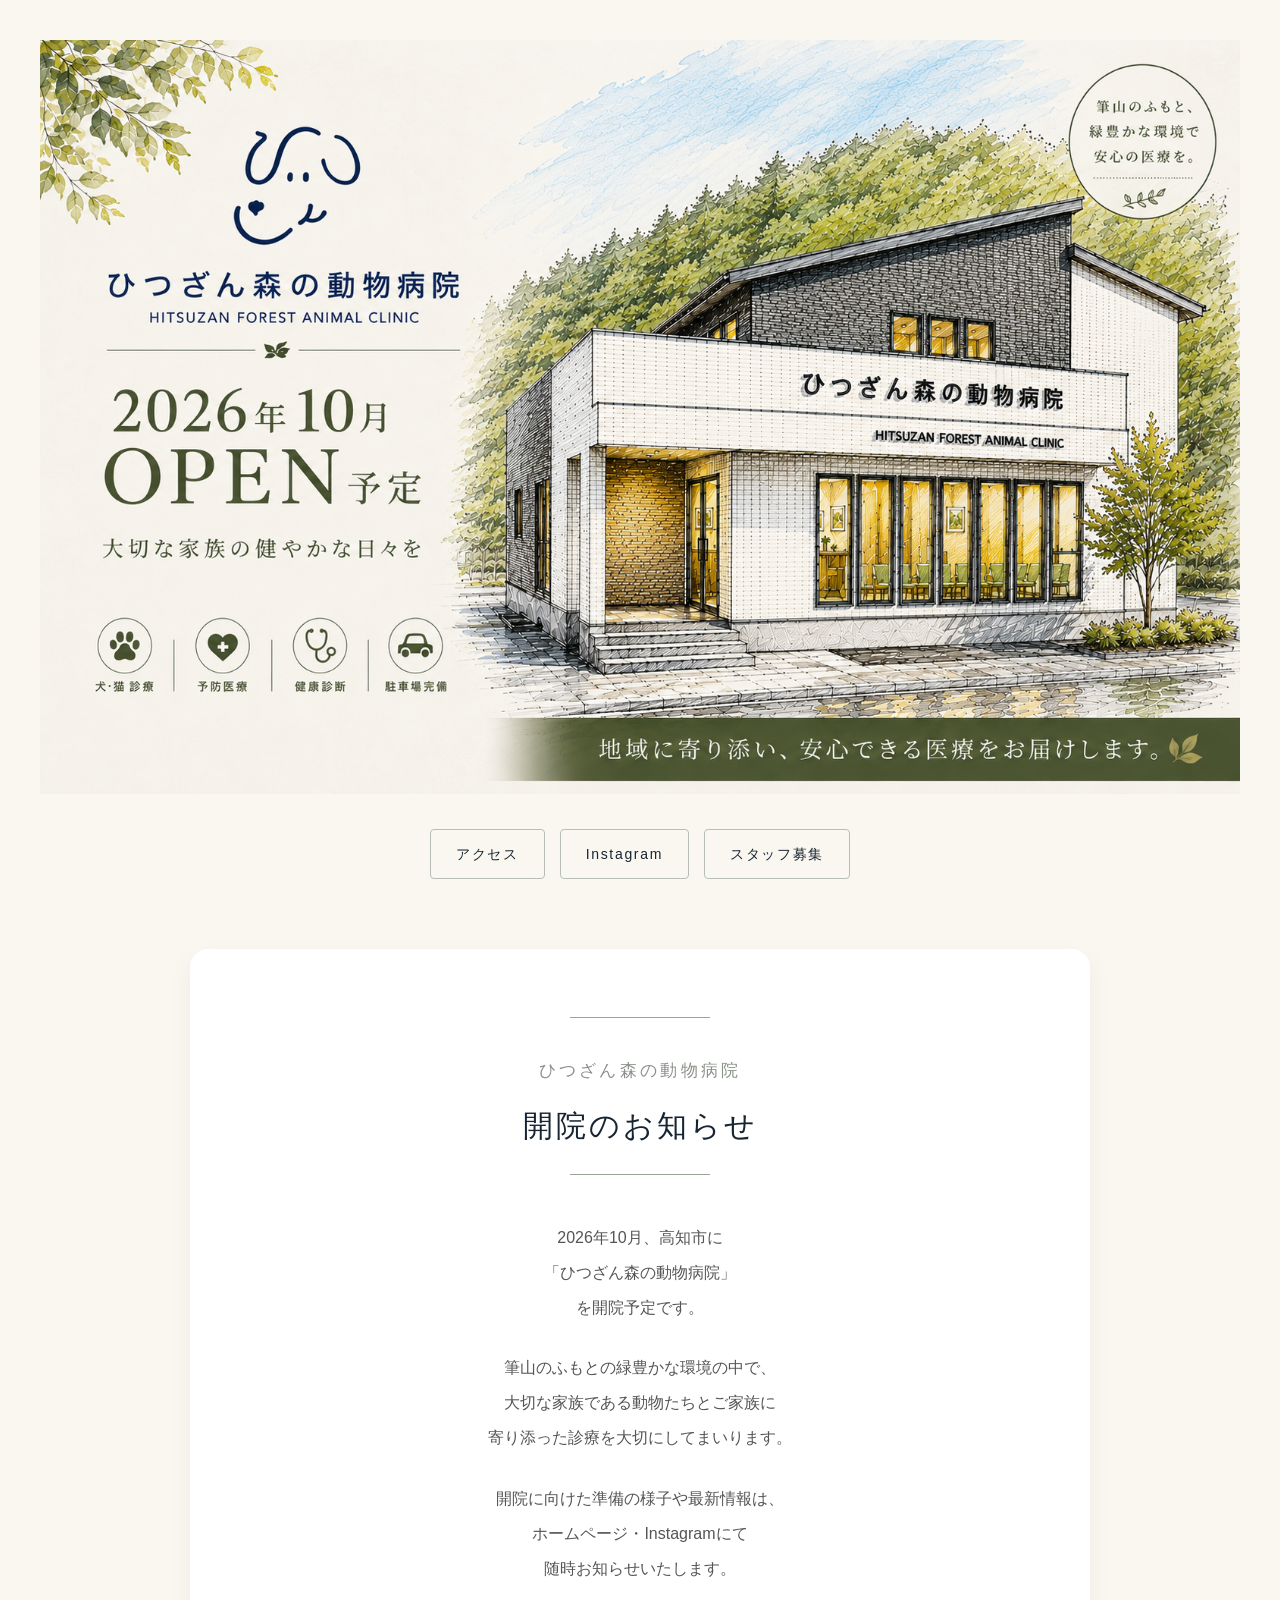
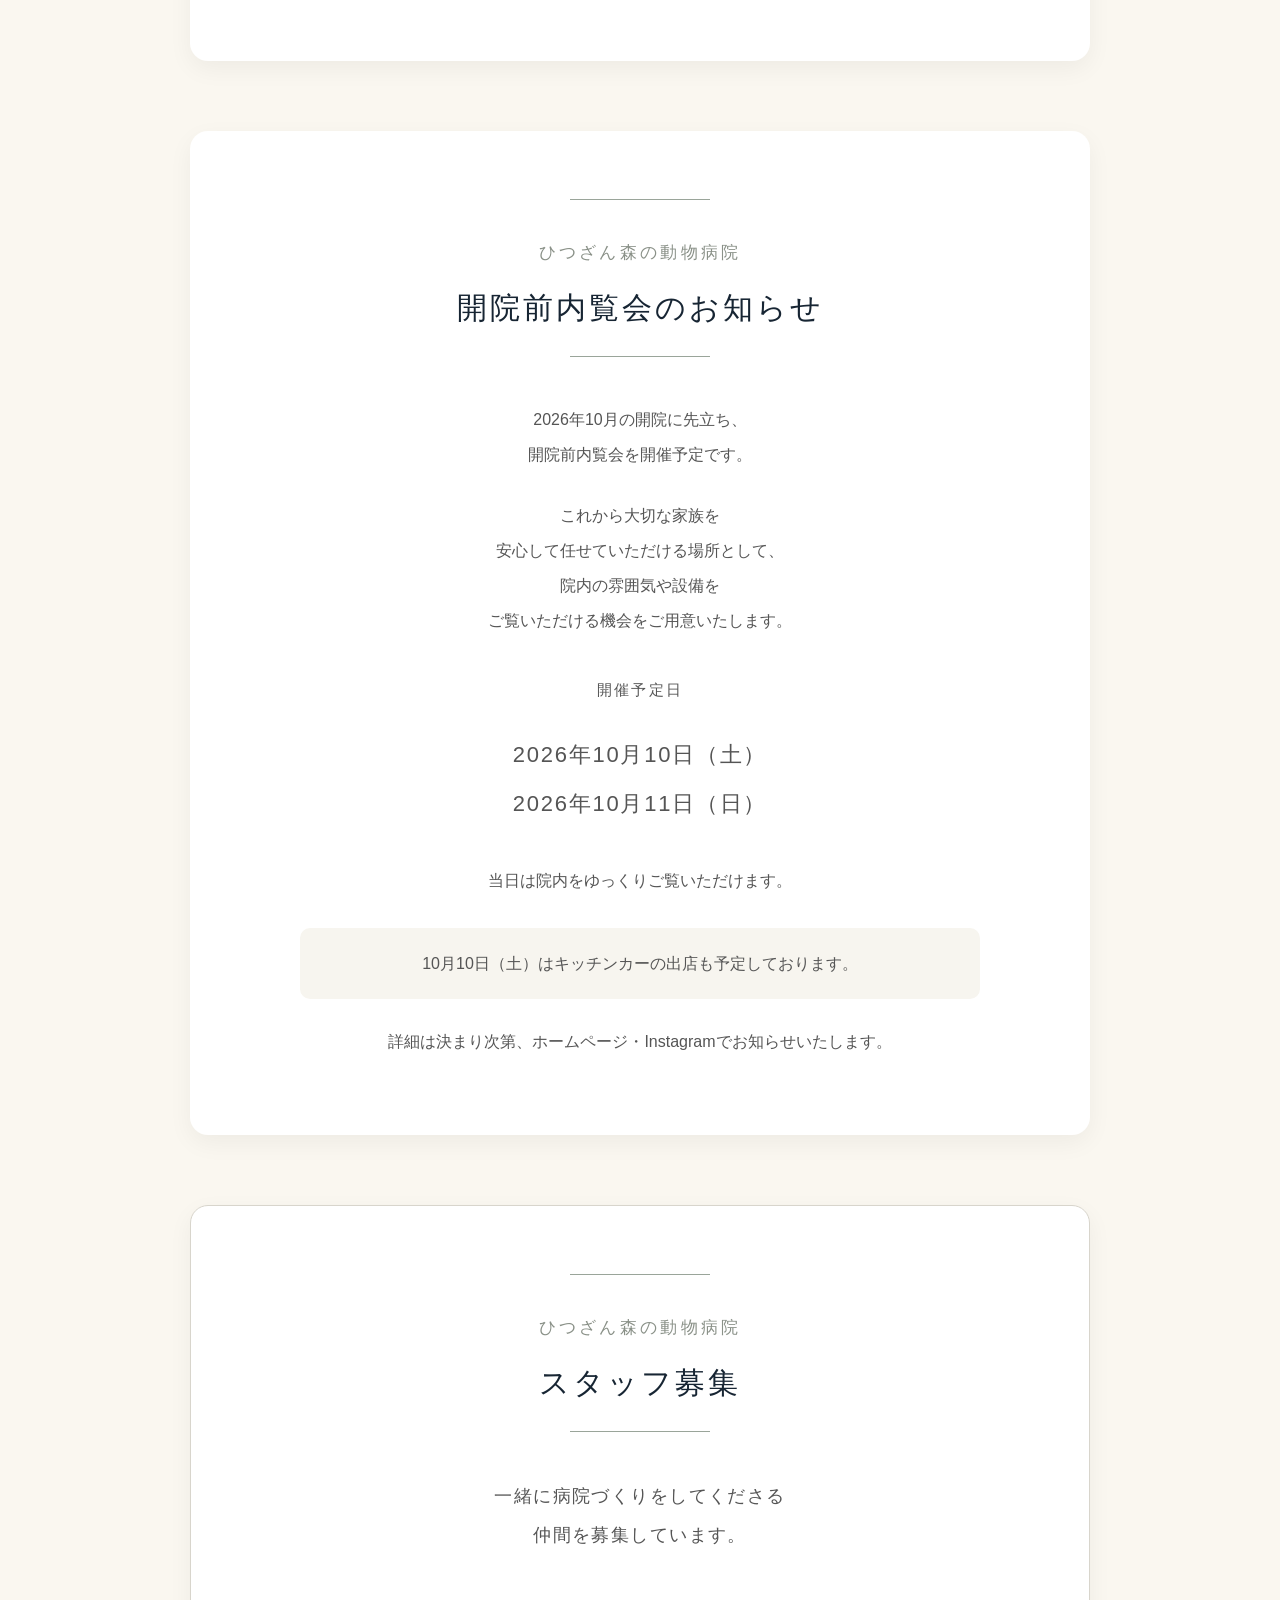
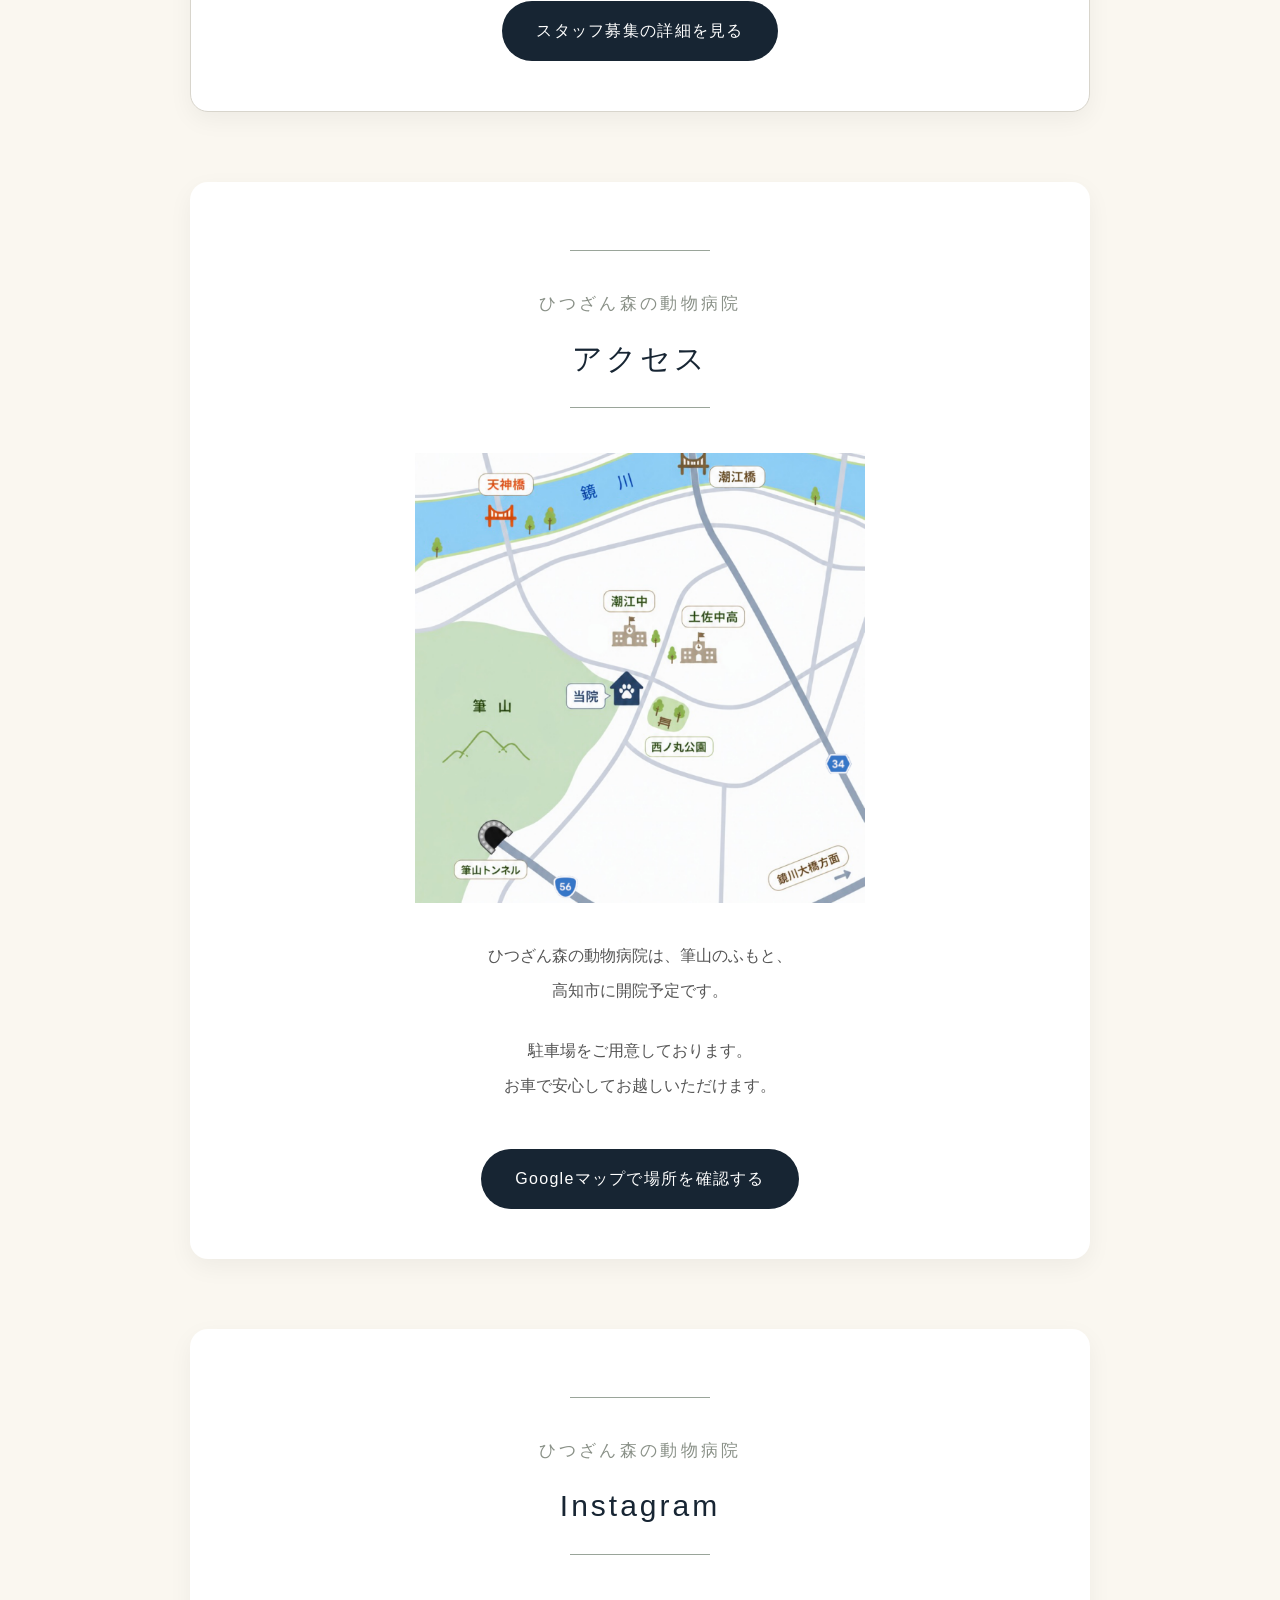
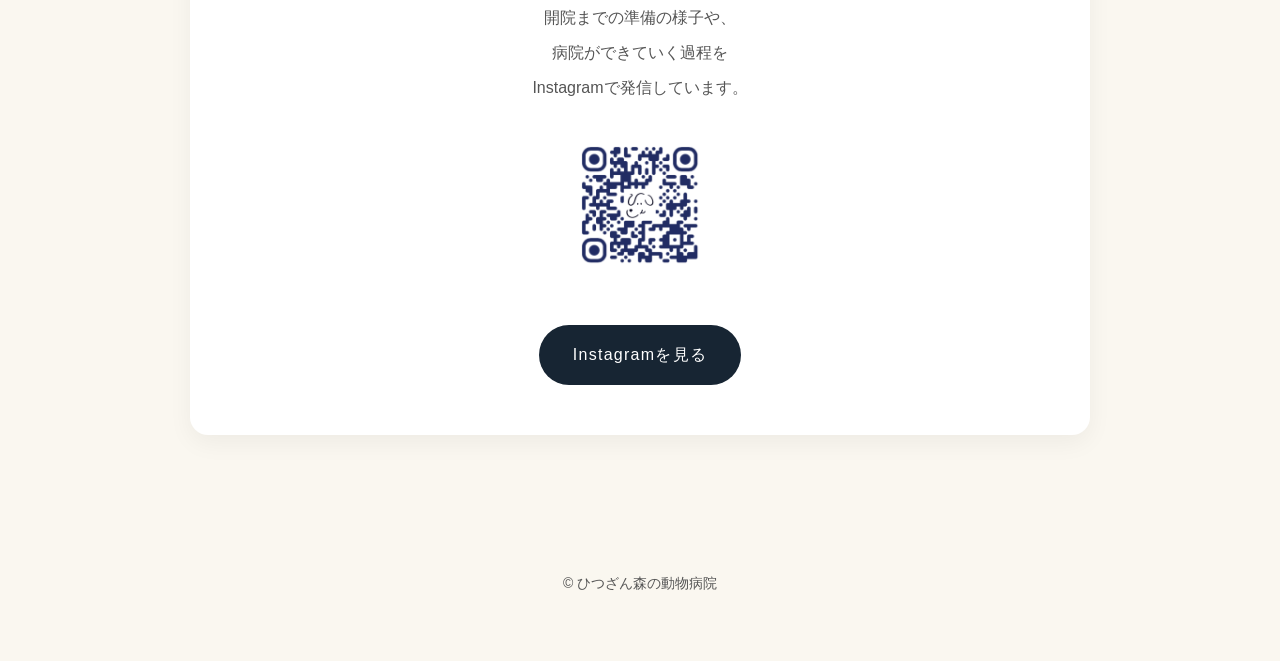
<file: index.html>
<!DOCTYPE html>
<html lang="ja">

<head>

<meta charset="UTF-8">

<meta name="viewport" content="width=device-width, initial-scale=1.0">


<title>
ひつざん森の動物病院｜高知市の動物病院｜2026年10月開院予定
</title>

<link rel="canonical" href="https://hitsuzanmorino.com/">

<!-- Google tag (gtag.js) -->
<script async src="https://www.googletagmanager.com/gtag/js?id=G-Y7RP22H5C7"></script>
<script>
  window.dataLayer = window.dataLayer || [];
  function gtag(){dataLayer.push(arguments);}
  gtag('js', new Date());

  gtag('config', 'G-Y7RP22H5C7');
</script>
<link rel="stylesheet" href="style.css">
<link rel="icon" href="images/favicon.png">
<link rel="apple-touch-icon" href="images/apple-touch-icon.png">
<link rel="manifest" href="manifest.json">
<meta property="og:title" content="ひつざん森の動物病院｜2026年10月開院予定">

<meta property="og:description" content="筆山のふもとの緑豊かな環境の中で、大切な家族である動物たちとご家族に寄り添った診療を大切にしてまいります。">

<meta property="og:image" content="images/ogp.jpg">

<meta property="og:type" content="website">

<meta property="og:locale" content="ja_JP">
</head>



<body>



<!-- トップ画像 -->

<header class="hero">

<picture>

<source media="(max-width:768px)" srcset="images/hero-sp.jpg">

<img src="images/hero-pc.jpg" alt="ひつざん森の動物病院">

</picture>

</header>

<!-- クイックリンク -->

<div class="quick-links">

<a href="#access">

アクセス

</a>

<a href="#instagram">

Instagram

</a>


<a href="recruit.html">

スタッフ募集

</a>


</div>




<!-- 開院のお知らせ -->


<section class="section">


<h2>

<span class="clinic-name">
ひつざん森の動物病院
</span>

<br>

開院のお知らせ

</h2>



<p class="center-text">

2026年10月、高知市に<br>
「ひつざん森の動物病院」<br>
を開院予定です。

</p>


<p class="center-text">

筆山のふもとの緑豊かな環境の中で、<br>
大切な家族である動物たちとご家族に<br>
寄り添った診療を大切にしてまいります。

</p>


<p class="center-text">
開院に向けた準備の様子や最新情報は、<br>
ホームページ・Instagramにて<br>
随時お知らせいたします。
</p>


</section>








<!-- 内覧会 -->


<section class="section">


<h2>

<span class="clinic-name">
ひつざん森の動物病院
</span>

<br>

開院前内覧会のお知らせ

</h2>



<p class="center-text">

2026年10月の開院に先立ち、<br>
開院前内覧会を開催予定です。

</p>


<p class="center-text">

これから大切な家族を<br>
安心して任せていただける場所として、<br>
院内の雰囲気や設備を<br>
ご覧いただける機会をご用意いたします。

</p>



<div class="event-date">

<p class="date-title">
開催予定日
</p>

<p class="date">

2026年10月10日（土）

<br>

2026年10月11日（日）

</p>

</div>



<p class="center-text">
当日は院内をゆっくりご覧いただけます。
</p>



<p class="event-note">
10月10日（土）はキッチンカーの出店も予定しております。
</p>



<p class="center-text">
詳細は決まり次第、ホームページ・Instagramでお知らせいたします。
</p>


</section>









<!-- スタッフ募集 -->


<section class="section recruit" id="recruit">


<h2>

<span class="clinic-name">
ひつざん森の動物病院
</span>

<br>

スタッフ募集

</h2>



<p class="recruit-message">

一緒に病院づくりをしてくださる<br>
仲間を募集しています。

</p>



<a href="recruit.html" class="button">

スタッフ募集の詳細を見る

</a>


</section>







<!-- アクセス -->


<section class="section access" id="access">

<h2>

<span class="clinic-name">
ひつざん森の動物病院
</span>

<br>

アクセス

</h2>



<div class="access-map">

<img src="images/map.png" alt="ひつざん森の動物病院アクセス">

</div>



<p class="access-text">

ひつざん森の動物病院は、筆山のふもと、<br>
高知市に開院予定です。

</p>



<p class="parking-text">

駐車場をご用意しております。<br>
お車で安心してお越しいただけます。

</p>


<div class="access-button">

<a href="https://maps.app.goo.gl/efNn99AG3ouHoB1z9?g_st=ic" target="_blank" class="button">

Googleマップで場所を確認する

</a>

</div>



</section>









<!-- Instagram -->


<section class="section instagram" id="instagram">


<h2>

<span class="clinic-name">
ひつざん森の動物病院
</span>

<br>

Instagram

</h2>



<p class="instagram-text">

開院までの準備の様子や、<br>
病院ができていく過程を<br>
Instagramで発信しています。

</p>



<div class="instagram-qr">

<img src="images/instagram-qr.png" alt="ひつざん森の動物病院 Instagram">

</div>



<a href="https://www.instagram.com/hitsuzan.forest.ac/" target="_blank" class="button">

Instagramを見る

</a>



</section>









<footer>


<p>
© ひつざん森の動物病院
</p>


</footer>



</body>


</html>
</file>
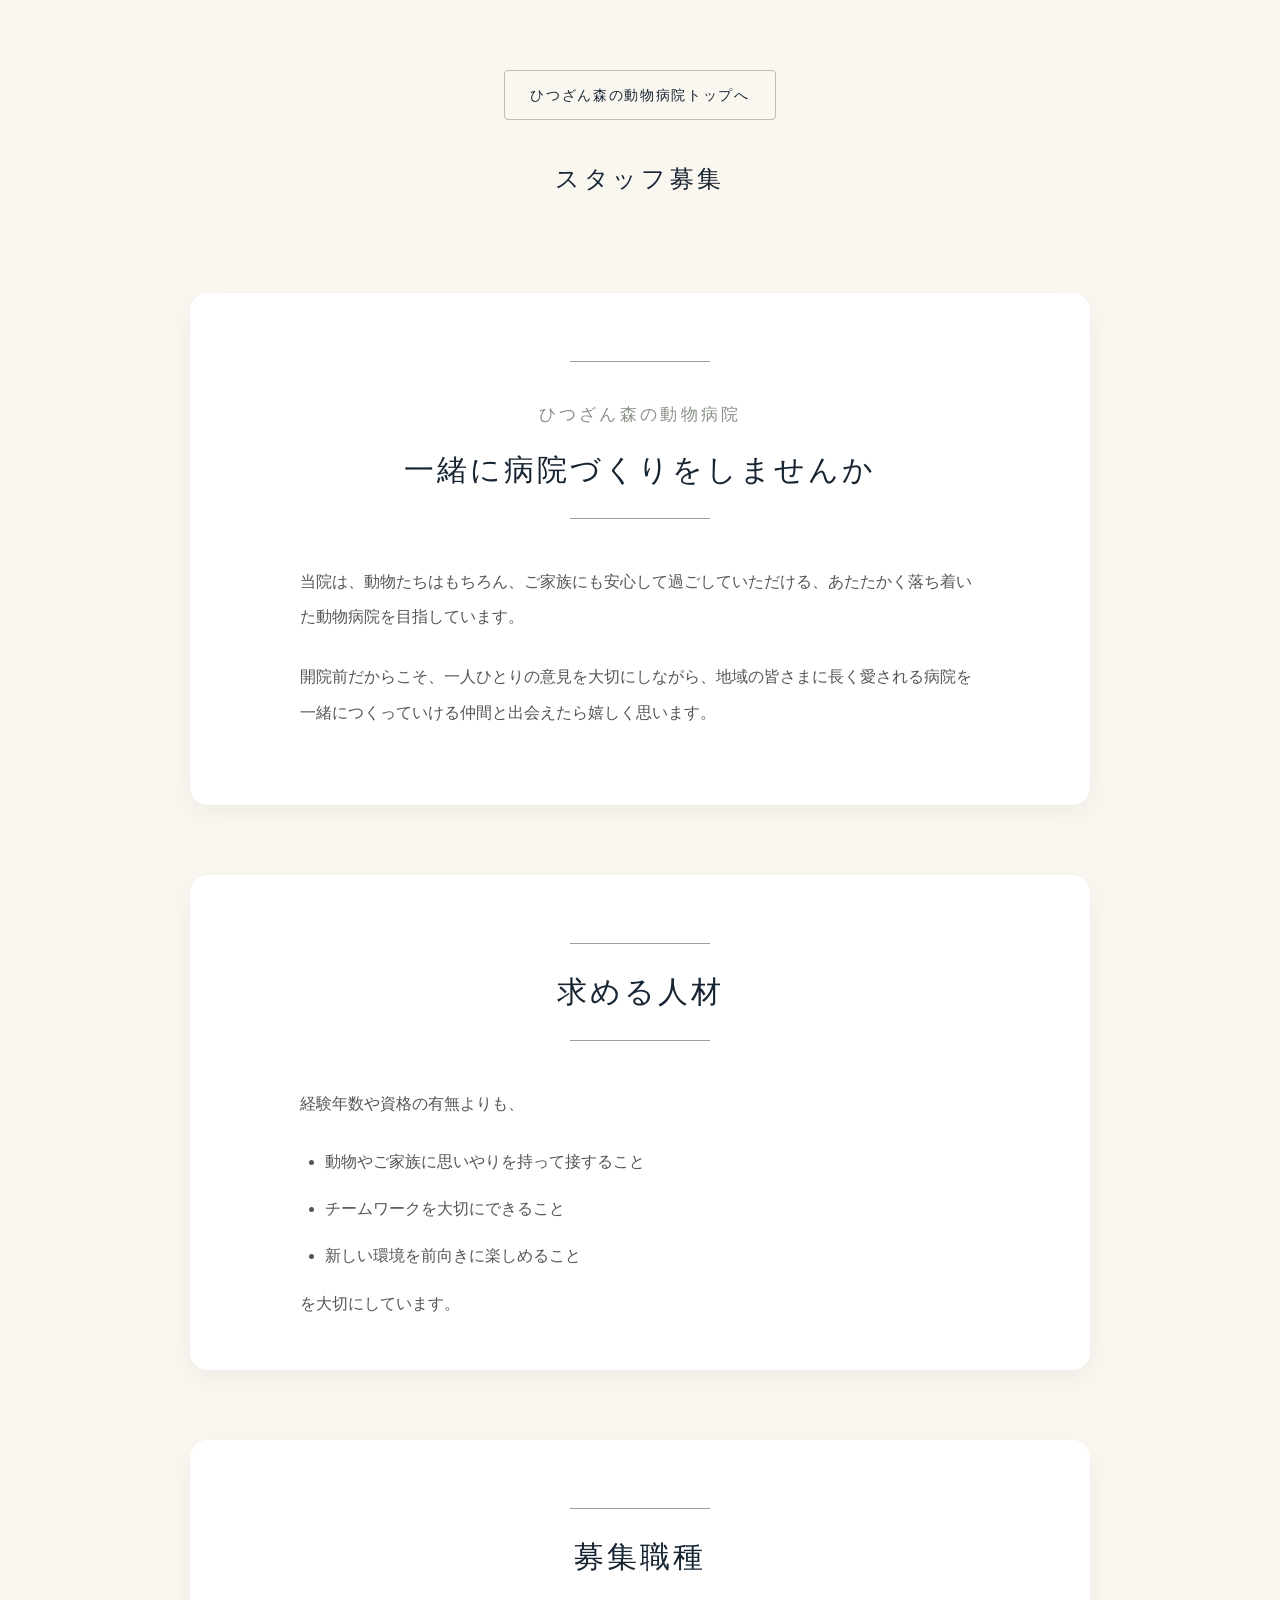
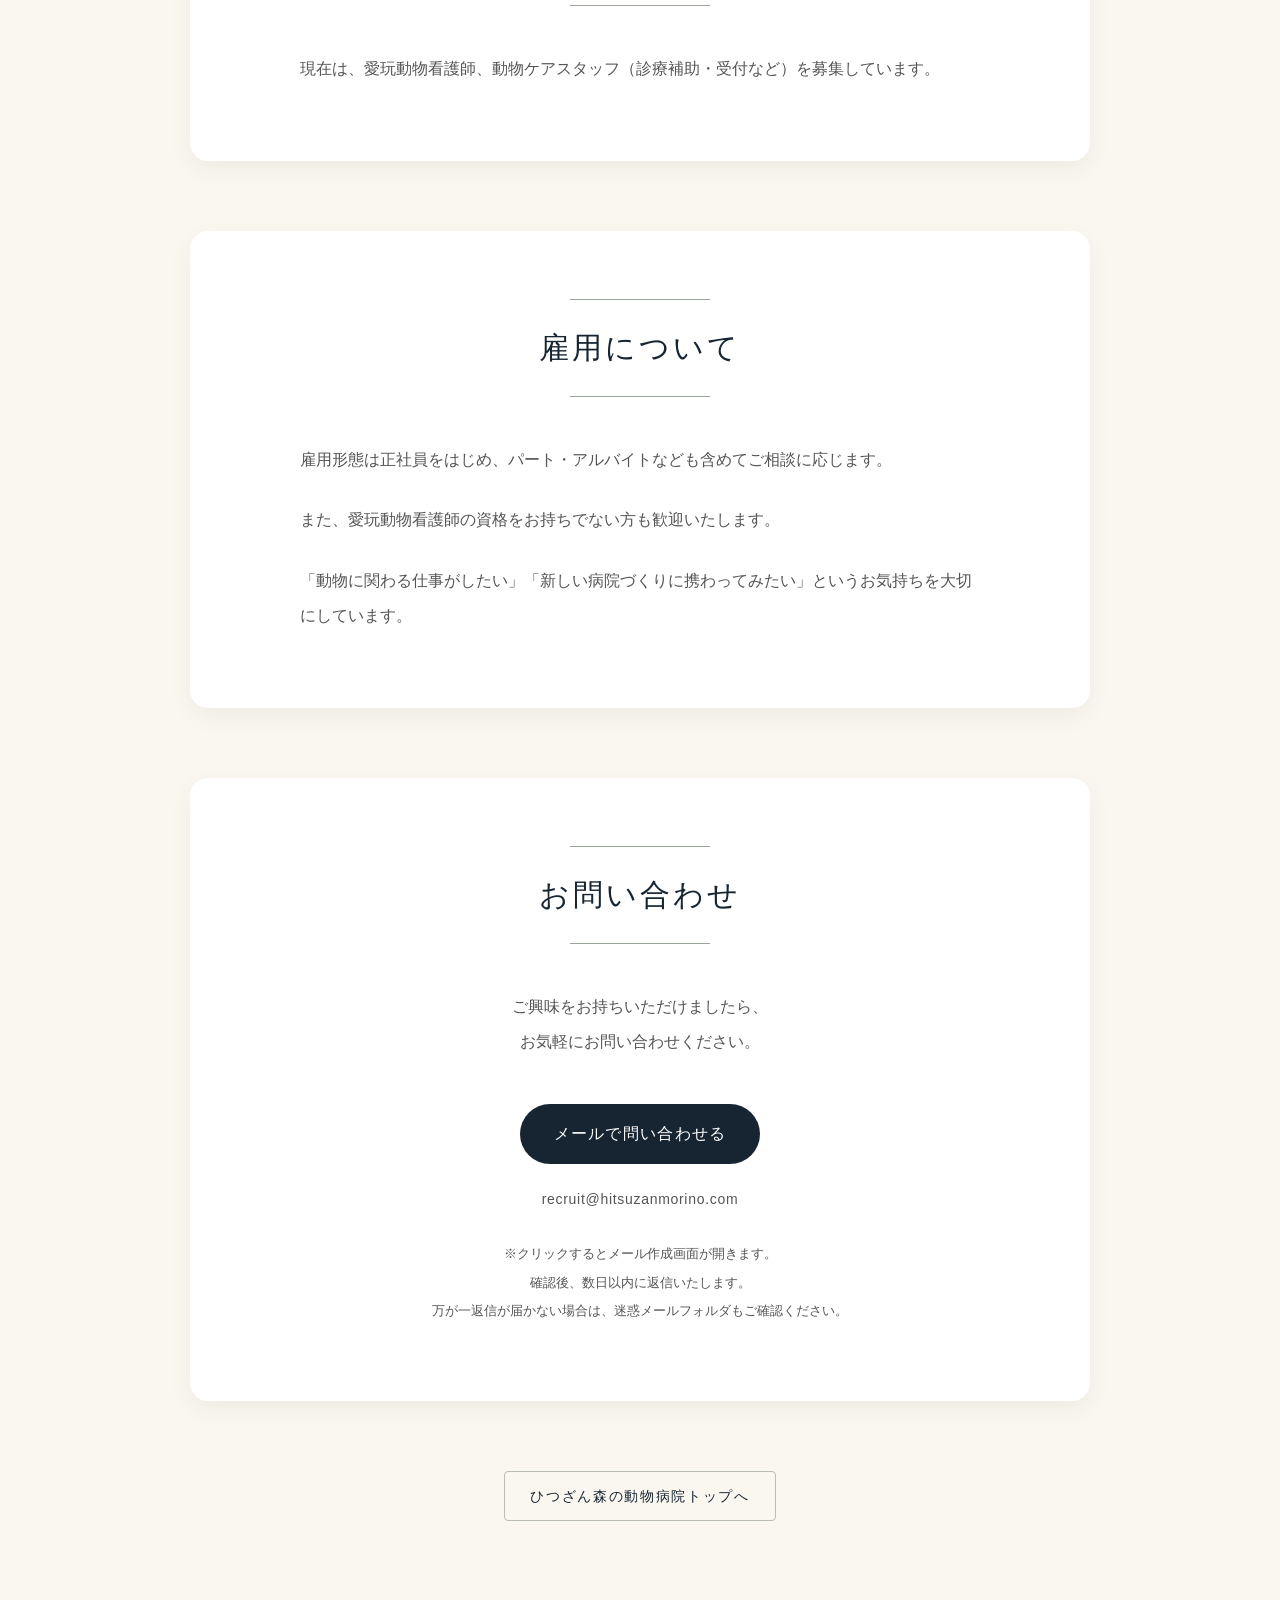
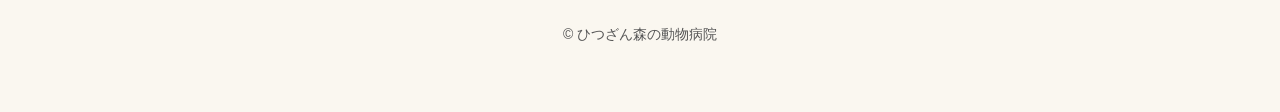
<file: recruit.html>
<!DOCTYPE html>
<html lang="ja">


<head>

<meta charset="UTF-8">

<meta name="viewport" content="width=device-width, initial-scale=1.0">


<title>
スタッフ募集｜ひつざん森の動物病院
</title>

<link rel="canonical" href="https://hitsuzanmorino.com/recruit.html">


<!-- Google tag (gtag.js) -->
<script async src="https://www.googletagmanager.com/gtag/js?id=G-Y7RP22H5C7"></script>
<script>
  window.dataLayer = window.dataLayer || [];
  function gtag(){dataLayer.push(arguments);}
  gtag('js', new Date());

  gtag('config', 'G-Y7RP22H5C7');
</script>
<link rel="stylesheet" href="style.css">
<link rel="icon" href="images/favicon.png">
<link rel="apple-touch-icon" href="images/apple-touch-icon.png">
<link rel="manifest" href="manifest.json">
</head>



<body>



<header class="recruit-header">

<div class="back-home">
<a href="index.html">
ひつざん森の動物病院トップへ
</a>
</div>


<h1>

スタッフ募集

</h1>


</header>







<section class="section recruit-intro">


<h2>

<span class="clinic-name">
ひつざん森の動物病院
</span>

<br>

一緒に病院づくりを<span class="sp-only"><br></span>しませんか

</h2>




<div class="recruit-body">


<p>
当院は、動物たちはもちろん、ご家族にも安心して過ごしていただける、あたたかく落ち着いた動物病院を目指しています。
</p>



<p>
開院前だからこそ、一人ひとりの意見を大切にしながら、地域の皆さまに長く愛される病院を一緒につくっていける仲間と出会えたら嬉しく思います。
</p>


</div>


</section>









<section class="section">


<h2>

求める人材

</h2>




<div class="recruit-body">


<p>
経験年数や資格の有無よりも、
</p>



<ul>

<li>
動物やご家族に思いやりを持って接すること
</li>


<li>
チームワークを大切にできること
</li>


<li>
新しい環境を前向きに楽しめること
</li>


</ul>


を大切にしています。


</div>


</section>









<section class="section">


<h2>

募集職種

</h2>



<div class="recruit-body">


<p>
現在は、愛玩動物看護師、動物ケアスタッフ（診療補助・受付など）を募集しています。
</p>


</div>


</section>









<section class="section">


<h2>

雇用について

</h2>



<div class="recruit-body">


<p>
雇用形態は正社員をはじめ、パート・アルバイトなども含めてご相談に応じます。
</p>



<p>
また、愛玩動物看護師の資格をお持ちでない方も歓迎いたします。
</p>



<p>
「動物に関わる仕事がしたい」「新しい病院づくりに携わってみたい」というお気持ちを大切にしています。
</p>


</div>


</section>









<section class="section recruit-contact">

<h2>
お問い合わせ
</h2>


<p>
ご興味をお持ちいただけましたら、<br>
お気軽にお問い合わせください。
</p>


<a href="mailto:recruit@hitsuzanmorino.com" class="button">
メールで問い合わせる
</a>

<p class="mail-address">
recruit@hitsuzanmorino.com
</p>

<p class="mail-note">
※クリックするとメール作成画面が開きます。<br>
確認後、数日以内に返信いたします。<br>
万が一返信が届かない場合は、迷惑メールフォルダもご確認ください。
</p>

</section>



<div class="back-home">
<a href="index.html">
ひつざん森の動物病院トップへ
</a>
</div>




<footer>

<p>
© ひつざん森の動物病院
</p>


</footer>




</body>


</html>
</file>
<file: style.css>
/* =================================
   ひつざん森の動物病院
   style.css 整理版
================================= */


/* ---------- 基本設定 ---------- */

* {
    box-sizing: border-box;
}


body {

    margin: 0;
    padding: 0;

    color: #555555;
    background-color: #faf7f0;

    font-family:
        "Noto Sans JP",
        "Hiragino Kaku Gothic ProN",
        sans-serif;

    line-height: 2;

}



/* ---------- トップ画像 ---------- */

.hero {

    width: 100%;
    max-width: 1200px;

    margin: 40px auto 0;

}


.hero img {

    width: 100%;
    height: auto;

    display: block;

}



/* ---------- カード ---------- */


.section {

    max-width: 900px;

    margin: 70px auto;

    padding: 50px 45px;

    background-color: #ffffff;

    border-radius: 18px;

    box-shadow:
        0 8px 25px rgba(0,0,0,0.05);

}



/* ---------- 見出し ---------- */


.section h2 {

    position: relative;

    margin-top: 0;
    margin-bottom: 45px;

    color: #172533;

    font-size: 30px;

    font-weight: 500;

    letter-spacing: 0.1em;

    text-align: center;

}



.clinic-name {

    display: inline-block;

    font-size: 0.55em;

    letter-spacing: 0.2em;

    color: #8a9188;

    margin-bottom: 8px;

}


/* 見出し線 */

.section h2::before,
.section h2::after {

    content: "";

    display: block;

    width: 140px;

    height: 1px;

    background-color: #9aa59a;

    margin: 18px auto;

}



/* ---------- 本文 ---------- */


.section p {

    max-width: 680px;

    margin-left: auto;
    margin-right: auto;

    margin-bottom: 25px;

    color: #555555;

    line-height: 2.2;

}



.center-text {

    text-align: center;

}



/* ---------- 日付 ---------- */


.event-date {

    text-align: center;

    margin: 35px 0;

}



.date-title {

    color: #8a9188;

    font-size: 15px;

    letter-spacing: 0.15em;

}



.date {

    color: #172533;

    font-size: 22px;

    line-height: 2;

    letter-spacing: 0.08em;

}



.event-note {

    padding: 18px;

    margin-top: 30px;

    text-align: center;

    background-color: #f7f5ef;

    border-radius: 10px;

}



/* ---------- 地図 ---------- */


.section img {

    width: 70%;

    max-width: 450px;

    height: auto;

    display: block;

    margin: 35px auto;

}



.access-text,
.parking-text {

    text-align: center;

}

/* ---------- ボタン ---------- */


.button {

    display: inline-block;

    padding: 14px 34px;

    margin-top: 20px;

    background-color: #172533;

    color: #ffffff;

    text-decoration: none;

    border-radius: 40px;

    letter-spacing: 0.08em;

    transition: 0.25s ease;

    -webkit-tap-highlight-color: transparent;

    -webkit-touch-callout: none;

}



.button:link,
.button:visited {

    color: #ffffff;

    text-decoration: none;

}



.button:hover {

    opacity: 0.85;

    transform: translateY(-2px);

}



.button:active {

    transform: translateY(0);

}



.access-button {

    text-align: center;

}



/* ---------- スタッフ募集 ---------- */


.recruit {

    border: 1px solid #d8d5cc;

    text-align: center;

}



.recruit-message {

    font-size: 18px;

    color: #172533;

    letter-spacing: 0.08em;

}



/* ---------- Instagram ---------- */


.instagram {

    text-align: center;

}



.instagram-qr img {

    width: 150px;

    max-width: 45%;

    display: block;

    margin: 25px auto;

}



/* ---------- フッター ---------- */


footer {

    text-align: center;

    padding: 50px 20px;

    color: #555;

    font-size: 14px;

}



/* ---------- recruitページ ---------- */


.recruit-header {

    text-align: center;

    padding: 35px 20px 10px;

}



.recruit-header h1 {

    color: #172533;

    font-size: 24px;

    font-weight: 400;

    letter-spacing: 0.15em;

    margin-bottom: 10px;

}



.recruit-body {

    max-width: 680px;

    margin: 0 auto;

}



.recruit-body ul {

    padding-left: 25px;

}



.recruit-body li {

    margin-bottom: 15px;

}



.recruit-contact {

    text-align: center;

}

/* ---------- メール注意書き ---------- */

.mail-note {

    margin-top: 20px;

    text-align: center;

    color: #888888;

    font-size: 13px;

    line-height: 1.8;

}

/* スマホ専用改行 */

.sp-only {

    display: none;

}


/* ---------- スマホ ---------- */


@media screen and (max-width:768px){


    .hero {

        margin-top:20px;

    }



    .section {

        margin:40px 15px;

        padding:35px 25px;

        border-radius:14px;

    }



    .section h2 {

        font-size:24px;

        letter-spacing:0.08em;

    }



    .clinic-name {

        font-size:0.55em;

    }



    .section h2::before,
    .section h2::after {

        width:90px;

    }



    .section p {

        font-size:15px;

    }



    .section img {

        width:90%;

    }



    .button {

        width:100%;

        text-align:center;

    }



    .instagram-qr img {

        width:120px;

    }



}



/* ---------- クイックリンク ---------- */


.quick-links {

    display:flex;

    justify-content:center;

    gap:15px;

    margin:35px auto 50px;

    flex-wrap:wrap;

}



.quick-links a {

    display:block;

    padding:10px 25px;

    border:1px solid #b8bdb5;

    border-radius:4px;

    text-decoration:none;

    color:#172533;

    letter-spacing:0.12em;

    background:transparent;

    font-size:14px;

    text-align:center;

}



.quick-links a:hover {

    background-color:#f5f3ed;

}



/* ---------- クイックリンク スマホ ---------- */


@media screen and (max-width:768px){


    .quick-links {

        flex-wrap:nowrap;

        gap:8px;

    }



    .quick-links a {

        padding:9px 10px;

        font-size:12px;

        flex:1;

    }


}



/* ---------- recruitページ スマホ ---------- */


@media screen and (max-width:768px){


    .recruit-header h1 {

        font-size:24px;

    }



    .recruit-intro h2 {

        font-size:24px;

    }


}

/* ---------- 戻るリンク ---------- */

.back-home {
    text-align:center;
    margin:35px auto;
}

.back-home a {
    display:inline-block;
    padding:10px 25px;
    border:1px solid #b8bdb5;
    border-radius:4px;
    text-decoration:none;
    color:#172533;
    letter-spacing:0.12em;
    background:transparent;
    font-size:14px;
}

.back-home a:hover {
    background-color:#f5f3ed;
}



.mail-address {
    margin-top: 20px;
    font-size: 14px;
    letter-spacing: 0.05em;
    color: #172533;
}
</file>
